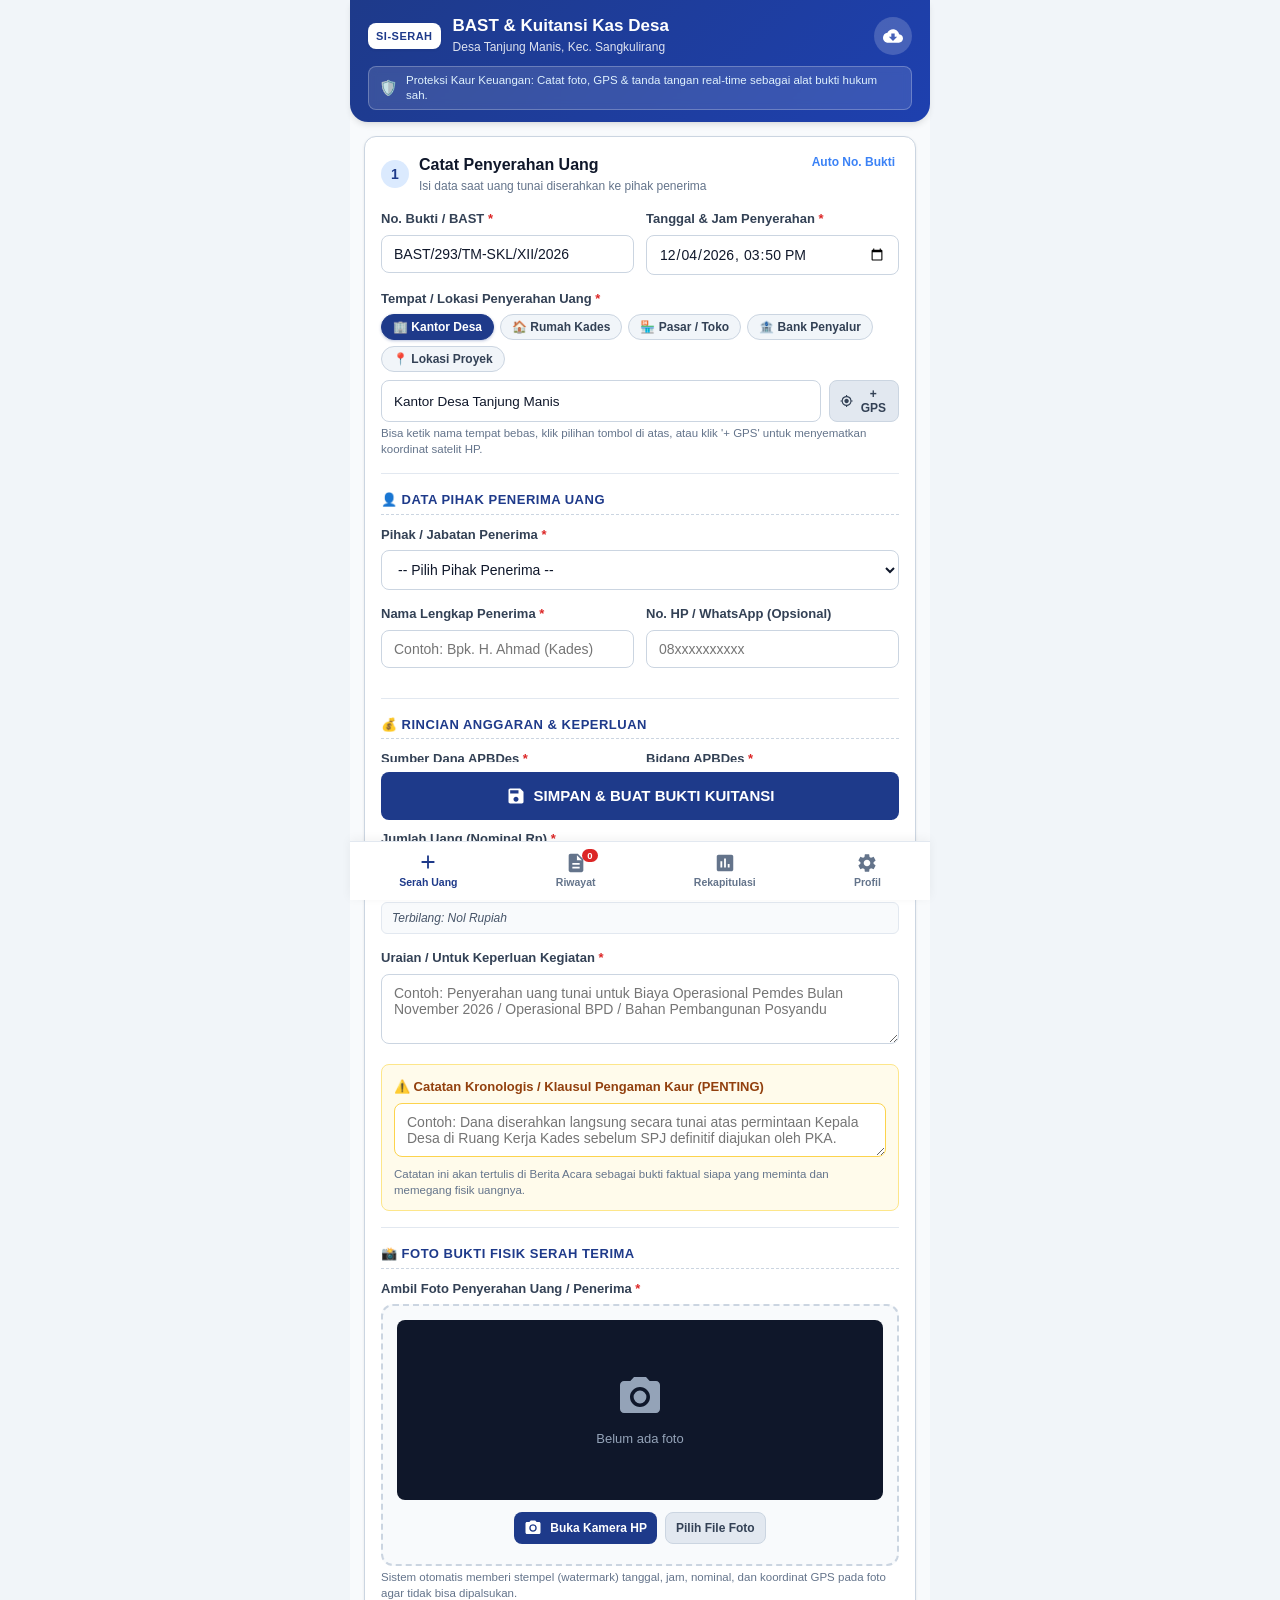
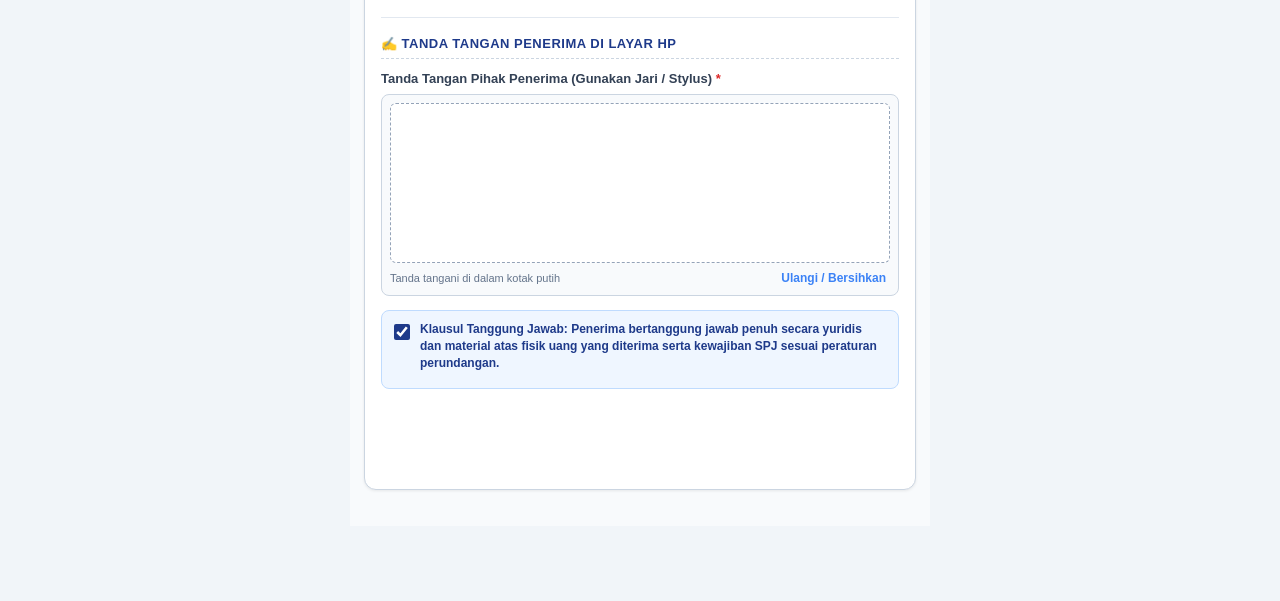
<file: index.html>
<!DOCTYPE html>
<html lang="id">
<head>
  <meta charset="UTF-8">
  <meta name="viewport" content="width=device-width, initial-scale=1.0, maximum-scale=1.0, user-scalable=no">
  <meta name="theme-color" content="#1e3a8a">
  <meta name="apple-mobile-web-app-capable" content="yes">
  <meta name="apple-mobile-web-app-status-bar-style" content="black-translucent">
  <title>SI-SERAH DESA | Kuitansi & BAST Digital Dana Desa</title>
  <link rel="manifest" href="manifest.json">
  <link rel="stylesheet" href="styles.css">
  <link rel="icon" type="image/svg+xml" href="data:image/svg+xml,<svg xmlns='http://www.w3.org/2000/svg' viewBox='0 0 24 24' fill='%231e3a8a'><path d='M12 2C6.48 2 2 6.48 2 12s4.48 10 10 10 10-4.48 10-10S17.52 2 12 2zm1 17.93c-3.95-.49-7-3.85-7-7.93 0-.62.08-1.21.21-1.79L9 15v1c0 1.1.9 2 2 2v1.93zm6.9-2.54c-.26-.81-1-1.39-1.9-1.39h-1v-3c0-.55-.45-1-1-1H8v-2h2c.55 0 1-.45 1-1V7h2c1.1 0 2-.9 2-2v-.41c2.93 1.19 5 4.06 5 7.41 0 2.08-.8 3.97-2.1 5.39z'/></svg>">
</head>
<body>
  <div id="app" class="app-container">
    <!-- Top Header -->
    <header class="app-header no-print">
      <div class="header-content">
        <div class="header-logo-area">
          <div class="header-badge">SI-SERAH</div>
          <div>
            <h1 class="header-title">BAST & Kuitansi Kas Desa</h1>
            <p class="header-subtitle" id="headerSubtitle">Desa Tanjung Manis, Kec. Sangkulirang</p>
          </div>
        </div>
        <div class="header-actions">
          <button id="btnQuickBackup" class="btn-icon" title="Ekspor Cadangan Data">
            <svg viewBox="0 0 24 24" width="20" height="20" fill="currentColor"><path d="M19.35 10.04C18.67 6.59 15.64 4 12 4 9.11 4 6.6 5.64 5.35 8.04 2.34 8.36 0 10.91 0 14c0 3.31 2.69 6 6 6h13c2.76 0 5-2.24 5-5 0-2.64-2.05-4.78-4.65-4.96zM17 13l-5 5-5-5h3V9h4v4h3z"/></svg>
          </button>
        </div>
      </div>
      <!-- Notice Alert for Protection -->
      <div class="protection-banner">
        <span class="protection-icon">🛡️</span>
        <span class="protection-text">Proteksi Kaur Keuangan: Catat foto, GPS & tanda tangan real-time sebagai alat bukti hukum sah.</span>
      </div>
    </header>

    <!-- Main View Container -->
    <main class="main-content">

      <!-- ================= TAB 1: FORM INPUT SERAH TERIMA ================= -->
      <section id="tab-form" class="tab-pane active no-print">
        <div class="card form-card">
          <div class="card-header">
            <div class="card-title-group">
              <span class="badge-number">1</span>
              <div>
                <h2 class="card-title">Catat Penyerahan Uang</h2>
                <p class="card-subtitle">Isi data saat uang tunai diserahkan ke pihak penerima</p>
              </div>
            </div>
            <button type="button" id="btnAutoNo" class="btn-text-sm">Auto No. Bukti</button>
          </div>

          <form id="disbursementForm" autocomplete="off">
            <!-- No. Bukti & Tanggal -->
            <div class="form-grid-2">
              <div class="form-group">
                <label for="noBukti">No. Bukti / BAST <span class="req">*</span></label>
                <input type="text" id="noBukti" name="noBukti" required placeholder="BAST/001/TM/2026">
              </div>
              <div class="form-group">
                <label for="tanggal">Tanggal & Jam Penyerahan <span class="req">*</span></label>
                <input type="datetime-local" id="tanggal" name="tanggal" required>
              </div>
            </div>

            <!-- Lokasi Penyerahan Uang (Bisa Manual & GPS) -->
            <div class="form-group gps-group">
              <label for="lokasiKoordinat">Tempat / Lokasi Penyerahan Uang <span class="req">*</span></label>
              
              <!-- Pilihan Cepat Lokasi -->
              <div class="quick-location-chips" id="quickLocationChips">
                <button type="button" class="btn-chip active-chip" data-loc="Kantor Desa Tanjung Manis">🏢 Kantor Desa</button>
                <button type="button" class="btn-chip" data-loc="Rumah Kepala Desa">🏠 Rumah Kades</button>
                <button type="button" class="btn-chip" data-loc="Pasar / Toko Sangkulirang">🏪 Pasar / Toko</button>
                <button type="button" class="btn-chip" data-loc="Bank Penyalur (Sangkulirang)">🏦 Bank Penyalur</button>
                <button type="button" class="btn-chip" data-loc="Lokasi Lapangan / Proyek">📍 Lokasi Proyek</button>
              </div>

              <div class="gps-control">
                <input type="text" id="lokasiKoordinat" name="lokasiKoordinat" required placeholder="Ketik lokasi bebas (misal: Di Kantor Desa / Rumah Kades / Pasar Sangkulirang)" value="Kantor Desa Tanjung Manis">
                <button type="button" id="btnGetLocation" class="btn-secondary btn-sm" title="Kunci Koordinat Satelit GPS">
                  <svg viewBox="0 0 24 24" width="16" height="16" fill="currentColor"><path d="M12 8c-2.21 0-4 1.79-4 4s1.79 4 4 4 4-1.79 4-4-1.79-4-4-4zm8.94 3A8.994 8.994 0 0 0 13 3.06V1h-2v2.06A8.994 8.994 0 0 0 3.06 11H1v2h2.06A8.994 8.994 0 0 0 11 20.94V23h2v-2.06A8.994 8.994 0 0 0 20.94 13H23v-2h-2.06zM12 19c-3.87 0-7-3.13-7-7s3.13-7 7-7 7 3.13 7 7-3.13 7-7 7z"/></svg>
                  + GPS
                </button>
              </div>
              <small class="help-text" id="gpsStatus">Bisa ketik nama tempat bebas, klik pilihan tombol di atas, atau klik '+ GPS' untuk menyematkan koordinat satelit HP.</small>
            </div>

            <hr class="form-divider">

            <!-- Data Penerima -->
            <div class="section-title">
              <span>👤 Data Pihak Penerima Uang</span>
            </div>

            <div class="form-group">
              <label for="penerimaJabatan">Pihak / Jabatan Penerima <span class="req">*</span></label>
              <select id="penerimaJabatan" name="penerimaJabatan" required>
                <option value="">-- Pilih Pihak Penerima --</option>
                <option value="Kepala Desa">Kepala Desa (Kades)</option>
                <option value="Badan Permusyawaratan Desa (BPD)">Pengurus / Anggota BPD</option>
                <option value="Pelaksana Kegiatan Anggaran (PKA)">Pelaksana Kegiatan Anggaran (PKA / Kasi / Kaur)</option>
                <option value="Tim Pelaksana Kegiatan (TPK)">Tim Pelaksana Kegiatan (TPK Fisik)</option>
                <option value="Lembaga Pemberdayaan Masyarakat (LPM)">LPM / Karang Taruna / PKK</option>
                <option value="Pihak Ketiga / Rekanan / Penyedia">Pihak Ketiga / Rekanan / Toko</option>
                <option value="Penerima Manfaat Langsung">Penerima Manfaat Langsung (BLT-DD / Honor)</option>
                <option value="Lainnya">Lainnya (Tulis Manual)</option>
              </select>
            </div>

            <div class="form-grid-2">
              <div class="form-group">
                <label for="penerimaNama">Nama Lengkap Penerima <span class="req">*</span></label>
                <input type="text" id="penerimaNama" name="penerimaNama" required placeholder="Contoh: Bpk. H. Ahmad (Kades)">
              </div>
              <div class="form-group">
                <label for="penerimaKontak">No. HP / WhatsApp (Opsional)</label>
                <input type="tel" id="penerimaKontak" name="penerimaKontak" placeholder="08xxxxxxxxxx">
              </div>
            </div>

            <hr class="form-divider">

            <!-- Rincian Dana -->
            <div class="section-title">
              <span>💰 Rincian Anggaran & Keperluan</span>
            </div>

            <div class="form-grid-2">
              <div class="form-group">
                <label for="sumberDana">Sumber Dana APBDes <span class="req">*</span></label>
                <select id="sumberDana" name="sumberDana" required>
                  <option value="DDS (Dana Desa)">DDS (Dana Desa / APBN)</option>
                  <option value="ADD (Alokasi Dana Desa)">ADD (Alokasi Dana Desa / APBD)</option>
                  <option value="PBH (Bagi Hasil Pajak & Retribusi)">PBH (Bagi Hasil Pajak & Retribusi)</option>
                  <option value="PADes (Pendapatan Asli Desa)">PADes (Pendapatan Asli Desa)</option>
                  <option value="Bantuan Keuangan Provinsi/Kabupaten">Bantuan Keuangan Provinsi / Kab</option>
                  <option value="SiLPA (Sisa Lebih Perhitungan Anggaran)">SiLPA Tahun Sebelumnya</option>
                  <option value="Pendapatan Lain-lain Sah">Pendapatan Lain-lain Sah</option>
                </select>
              </div>

              <div class="form-group">
                <label for="bidangKegiatan">Bidang APBDes <span class="req">*</span></label>
                <select id="bidangKegiatan" name="bidangKegiatan" required>
                  <option value="Bidang 1: Penyelenggaraan Pemerintahan Desa">Bidang 1: Operasional / Pemdes</option>
                  <option value="Bidang 2: Pelaksanaan Pembangunan Desa">Bidang 2: Pembangunan / Fisik</option>
                  <option value="Bidang 3: Pembinaan Kemasyarakatan Desa">Bidang 3: Pembinaan Kemasyarakatan</option>
                  <option value="Bidang 4: Pemberdayaan Masyarakat Desa">Bidang 4: Pemberdayaan Masyarakat</option>
                  <option value="Bidang 5: Penanggulangan Bencana & Darurat">Bidang 5: Bencana / Darurat / BLT</option>
                </select>
              </div>
            </div>

            <div class="form-group">
              <label for="jumlahUang">Jumlah Uang (Nominal Rp) <span class="req">*</span></label>
              <div class="input-currency">
                <span class="currency-prefix">Rp</span>
                <input type="text" id="jumlahUang" name="jumlahUang" required placeholder="0" class="input-lg">
              </div>
              <div class="terbilang-box" id="terbilangBox">
                <em>Terbilang: Nol Rupiah</em>
              </div>
            </div>

            <div class="form-group">
              <label for="uraianKeperluan">Uraian / Untuk Keperluan Kegiatan <span class="req">*</span></label>
              <textarea id="uraianKeperluan" name="uraianKeperluan" rows="3" required placeholder="Contoh: Penyerahan uang tunai untuk Biaya Operasional Pemdes Bulan November 2026 / Operasional BPD / Bahan Pembangunan Posyandu"></textarea>
            </div>

            <!-- Catatan Khusus Pengaman Kaur Keuangan -->
            <div class="form-group highlight-box">
              <label for="catatanKaur">⚠️ Catatan Kronologis / Klausul Pengaman Kaur (PENTING)</label>
              <textarea id="catatanKaur" name="catatanKaur" rows="2" placeholder="Contoh: Dana diserahkan langsung secara tunai atas permintaan Kepala Desa di Ruang Kerja Kades sebelum SPJ definitif diajukan oleh PKA."></textarea>
              <small class="help-text">Catatan ini akan tertulis di Berita Acara sebagai bukti faktual siapa yang meminta dan memegang fisik uangnya.</small>
            </div>

            <hr class="form-divider">

            <!-- FOTO BUKTI SERAH TERIMA -->
            <div class="section-title">
              <span>📸 Foto Bukti Fisik Serah Terima</span>
            </div>

            <div class="form-group">
              <label>Ambil Foto Penyerahan Uang / Penerima <span class="req">*</span></label>
              <div class="photo-capture-area">
                <div class="photo-preview-wrap" id="photoPreviewWrap">
                  <div class="photo-placeholder" id="photoPlaceholder">
                    <svg viewBox="0 0 24 24" width="48" height="48" fill="currentColor"><path d="M12 12m-3.2 0a3.2 3.2 0 1 0 6.4 0 3.2 3.2 0 1 0 -6.4 0M9 2L7.17 4H4c-1.1 0-2 .9-2 2v12c0 1.1.9 2 2 2h16c1.1 0 2-.9 2-2V6c0-1.1-.9-2-2-2h-3.17L15 2H9zm3 15c-2.76 0-5-2.24-5-5s2.24-5 5-5 5 2.24 5 5-2.24 5-5 5z"/></svg>
                    <p>Belum ada foto</p>
                  </div>
                  <img id="photoPreview" alt="Bukti Serah Terima" class="photo-img hidden">
                </div>

                <div class="photo-btn-row">
                  <label for="cameraInput" class="btn-primary btn-sm btn-camera">
                    <svg viewBox="0 0 24 24" width="18" height="18" fill="currentColor"><path d="M12 12m-3.2 0a3.2 3.2 0 1 0 6.4 0 3.2 3.2 0 1 0 -6.4 0M9 2L7.17 4H4c-1.1 0-2 .9-2 2v12c0 1.1.9 2 2 2h16c1.1 0 2-.9 2-2V6c0-1.1-.9-2-2-2h-3.17L15 2H9zm3 15c-2.76 0-5-2.24-5-5s2.24-5 5-5 5 2.24 5 5-2.24 5-5 5z"/></svg>
                    Buka Kamera HP
                  </label>
                  <input type="file" id="cameraInput" accept="image/*" capture="environment" class="hidden">

                  <label for="galleryInput" class="btn-secondary btn-sm">
                    Pilih File Foto
                  </label>
                  <input type="file" id="galleryInput" accept="image/*" class="hidden">

                  <button type="button" id="btnHapusFoto" class="btn-danger-outline btn-sm hidden">Hapus Foto</button>
                </div>
              </div>
              <small class="help-text">Sistem otomatis memberi stempel (watermark) tanggal, jam, nominal, dan koordinat GPS pada foto agar tidak bisa dipalsukan.</small>
            </div>

            <hr class="form-divider">

            <!-- TANDA TANGAN DIGITAL -->
            <div class="section-title">
              <span>✍️ Tanda Tangan Penerima di Layar HP</span>
            </div>

            <div class="form-group">
              <label>Tanda Tangan Pihak Penerima (Gunakan Jari / Stylus) <span class="req">*</span></label>
              <div class="signature-container">
                <canvas id="signatureCanvas" class="sig-canvas" width="400" height="180"></canvas>
                <div class="sig-toolbar">
                  <span class="sig-hint">Tanda tangani di dalam kotak putih</span>
                  <button type="button" id="btnClearSig" class="btn-text-sm">Ulangi / Bersihkan</button>
                </div>
              </div>
            </div>

            <div class="disclaimer-agreement">
              <label class="checkbox-label">
                <input type="checkbox" id="checkLegalAgreement" required checked>
                <span><strong>Klausul Tanggung Jawab:</strong> Penerima bertanggung jawab penuh secara yuridis dan material atas fisik uang yang diterima serta kewajiban SPJ sesuai peraturan perundangan.</span>
              </label>
            </div>

            <!-- Action Buttons -->
            <div class="form-actions-sticky">
              <button type="submit" id="btnSimpan" class="btn-primary btn-block btn-lg">
                <svg viewBox="0 0 24 24" width="20" height="20" fill="currentColor"><path d="M17 3H5c-1.11 0-2 .9-2 2v14c0 1.1.89 2 2 2h14c1.1 0 2-.9 2-2V7l-4-4zm-5 16c-1.66 0-3-1.34-3-3s1.34-3 3-3 3 1.34 3 3-1.34 3-3 3zm3-10H5V5h10v4z"/></svg>
                SIMPAN & BUAT BUKTI KUITANSI
              </button>
            </div>
          </form>
        </div>
      </section>

      <!-- ================= TAB 2: RIWAYAT & BUKTI CATATAN ================= -->
      <section id="tab-records" class="tab-pane no-print">
        <div class="card records-card">
          <div class="card-header">
            <div>
              <h2 class="card-title">Buku Kas & Riwayat Serah Terima</h2>
              <p class="card-subtitle">Semua catatan transaksi & pegangan aman Kaur Keuangan</p>
            </div>
            <div class="header-tools">
              <button id="btnExportCsv" class="btn-secondary btn-sm" title="Download Excel / CSV">
                <svg viewBox="0 0 24 24" width="16" height="16" fill="currentColor"><path d="M19 9h-4V3H9v6H5l7 7 7-7zM5 18v2h14v-2H5z"/></svg>
                Ekspor Excel
              </button>
            </div>
          </div>

          <!-- Total Ringkasan Box -->
          <div class="summary-cards-row">
            <div class="summary-card">
              <div class="summary-label">Total Transaksi</div>
              <div class="summary-val" id="sumTotalCount">0 Data</div>
            </div>
            <div class="summary-card summary-highlight">
              <div class="summary-label">Total Dana Diserahkan</div>
              <div class="summary-val" id="sumTotalAmount">Rp 0</div>
            </div>
          </div>

          <!-- Filter & Search -->
          <div class="filter-bar">
            <input type="text" id="searchInput" placeholder="Cari nama penerima, no bukti, kegiatan..." class="search-input">
            <select id="filterPihak" class="filter-select">
              <option value="ALL">Semua Pihak Penerima</option>
              <option value="Kepala Desa">Kepala Desa (Kades)</option>
              <option value="Badan Permusyawaratan Desa (BPD)">BPD</option>
              <option value="Pelaksana Kegiatan Anggaran (PKA)">PKA / Kasi / Kaur</option>
              <option value="Tim Pelaksana Kegiatan (TPK)">TPK</option>
              <option value="Lainnya">Pihak Lain</option>
            </select>
          </div>

          <!-- Records List Container -->
          <div id="recordsList" class="records-list">
            <!-- List items injected via JS -->
          </div>
        </div>
      </section>

      <!-- ================= TAB 3: REKAPITULASI PIHAK & AUDIT ================= -->
      <section id="tab-audit" class="tab-pane no-print">
        <div class="card audit-card">
          <div class="card-header">
            <div>
              <h2 class="card-title">Rekapitulasi Penerima Dana</h2>
              <p class="card-subtitle">Pemetaan total uang yang diambil Kades, BPD, dan PKA</p>
            </div>
            <div class="header-tools" style="display: flex; gap: 6px; flex-wrap: wrap;">
              <button type="button" id="btnExportExcelAudit" class="btn-success-sm" title="Download Buku Catatan Kas Format Excel Asli (.xlsx)">
                <svg viewBox="0 0 24 24" width="16" height="16" fill="currentColor"><path d="M19 9h-4V3H9v6H5l7 7 7-7zM5 18v2h14v-2H5z"/></svg>
                Unduh Excel (.xlsx)
              </button>
              <button type="button" id="btnShareExcelAudit" class="btn-primary btn-sm" title="Bagikan File Excel ke WhatsApp / Google Drive">
                <svg viewBox="0 0 24 24" width="16" height="16" fill="currentColor"><path d="M18 16.08c-.76 0-1.44.3-1.96.77L8.91 12.7c.05-.23.09-.46.09-.7s-.04-.47-.09-.7l7.05-4.11c.54.5 1.25.81 2.04.81 1.66 0 3-1.34 3-3s-1.34-3-3-3-3 1.34-3 3c0 .24.04.47.09.7L8.04 9.81C7.5 9.31 6.79 9 6 9c-1.66 0-3 1.34-3 3s1.34 3 3 3c.79 0 1.5-.31 2.04-.81l7.12 4.16c-.05.21-.08.43-.08.65 0 1.61 1.31 2.92 2.92 2.92s2.92-1.31 2.92-2.92c0-1.61-1.31-2.92-2.92-2.92z"/></svg>
                Bagikan ke WA
              </button>
              <button type="button" id="btnPrintRekapPdf" class="btn-secondary btn-sm" title="Cetak atau Simpan Rekapitulasi ke PDF">
                <svg viewBox="0 0 24 24" width="16" height="16" fill="currentColor"><path d="M19 8H5c-1.66 0-3 1.34-3 3v6h4v4h12v-4h4v-6c0-1.66-1.34-3-3-3zm-3 11H8v-5h8v5zm3-7c-.55 0-1-.45-1-1s.45-1 1-1 1 .45 1 1-.45 1-1 1zm-1-9H6v4h12V3z"/></svg>
                Cetak PDF Rekap
              </button>
              <button type="button" id="btnExportCsvAudit" class="btn-secondary btn-sm" title="Download Versi Ringan CSV (.csv)">
                <svg viewBox="0 0 24 24" width="16" height="16" fill="currentColor"><path d="M14 2H6c-1.1 0-1.99.9-1.99 2L4 20c0 1.1.89 2 1.99 2H18c1.1 0 2-.9 2-2V8l-6-6zm2 16H8v-2h8v2zm0-4H8v-2h8v2zm-3-5V3.5L18.5 9H13z"/></svg>
                Unduh CSV
              </button>
            </div>
          </div>

          <div class="alert-info-box">
            <strong>Analisis Pengamanan Kaur:</strong> Pantau akumulasi dana yang diserahkan langsung ke Kepala Desa atau BPD agar Anda memiliki rekap total jika sewaktu-waktu ada pemeriksaan atau klarifikasi.
          </div>

          <div id="rekapByPihakContainer" class="rekap-container">
            <!-- Dynamically populated -->
          </div>

          <div class="section-title mt-4">
            <span>📊 Rekapitulasi Berdasarkan Sumber Dana</span>
          </div>
          <div id="rekapBySumberContainer" class="rekap-container">
            <!-- Dynamically populated -->
          </div>

          <div class="section-title mt-4">
            <span>📋 Pratinjau Tabel Buku Catatan Kas Desa (Tabel Excel)</span>
          </div>
          <p class="card-subtitle mb-2">Tabel di bawah ini sama persis dengan isi file Excel (.xlsx) yang Anda unduh:</p>
          <div id="rekapTableLiveContainer" class="rekap-table-wrapper" style="overflow-x: auto; background: #ffffff; border-radius: 8px; border: 1px solid var(--border-color); padding: 4px;">
            <!-- Populated dynamically with full HTML table -->
          </div>
        </div>
      </section>

      <!-- ================= TAB 4: PENGATURAN & PROFIL DESA ================= -->
      <section id="tab-settings" class="tab-pane no-print">
        <div class="card settings-card">
          <div class="card-header">
            <div>
              <h2 class="card-title">Profil Desa & Data Kaur</h2>
              <p class="card-subtitle">Data ini akan tercantum di Kop Kuitansi & Dokumen Berita Acara</p>
            </div>
          </div>

          <form id="settingsForm">
            <div class="form-group">
              <label for="setNamaDesa">Nama Desa</label>
              <input type="text" id="setNamaDesa" value="Tanjung Manis">
            </div>

            <div class="form-group">
              <label for="setKecamatan">Kecamatan</label>
              <input type="text" id="setKecamatan" value="Sangkulirang">
            </div>

            <div class="form-group">
              <label for="setKabupaten">Kabupaten / Kota</label>
              <input type="text" id="setKabupaten" value="Kutai Timur">
            </div>

            <div class="form-group">
              <label for="setProvinsi">Provinsi</label>
              <input type="text" id="setProvinsi" value="Kalimantan Timur">
            </div>

            <div class="form-group">
              <label for="setAlamatDesa">Alamat Lengkap Kantor Desa</label>
              <input type="text" id="setAlamatDesa" value="Jl. Poros RT. 003 Dusun I Desa Tanjung Manis Kecamatan Sangkulirang Kode Pos 75684">
            </div>

            <hr class="form-divider">

            <div class="form-group">
              <label for="setNamaKaur">Nama Kaur Keuangan (Pemberi Uang / Anda)</label>
              <input type="text" id="setNamaKaur" placeholder="Nama Anda" value="">
            </div>

            <div class="form-group">
              <label for="setKadesNamaDefault">Nama Kepala Desa Saat Ini</label>
              <input type="text" id="setKadesNamaDefault" placeholder="Nama Kepala Desa Tanjung Manis" value="">
            </div>

            <div class="form-group">
              <button type="submit" class="btn-primary btn-block">Simpan Profil Desa</button>
            </div>
          </form>

          <hr class="form-divider">

          <div class="backup-actions">
            <h3>Pusat Cadangan & Pemulihan (Backup)</h3>
            <p class="text-muted">Semua foto dan data tersimpan aman di HP Anda secara offline. Lakukan backup berkala ke Google Drive / WhatsApp Anda.</p>
            <div class="btn-group-stacked">
              <button type="button" id="btnDownloadBackupJson" class="btn-secondary btn-block">
                💾 Download File Backup Lengkap (.json)
              </button>
              <label for="restoreFileInput" class="btn-outline btn-block text-center cursor-pointer">
                📂 Pulihkan Data dari File Cadangan
              </label>
              <input type="file" id="restoreFileInput" accept=".json" class="hidden">
              <button type="button" id="btnResetAllData" class="btn-danger-outline btn-block btn-sm">
                ⚠️ Kosongkan Semua Data di HP
              </button>
            </div>
          </div>
        </div>
      </section>

      <!-- ================= MODAL / VIEW KUITANSI & BAST SIAP CETAK ================= -->
      <div id="kuitansiModal" class="modal-overlay hidden">
        <div class="modal-dialog">
          <div class="modal-header no-print">
            <h3 class="modal-title">Dokumen Berita Acara & Kuitansi</h3>
            <div class="modal-header-actions">
              <button type="button" id="btnShareWa" class="btn-success-sm" title="Kirim Teks ke WhatsApp">
                <svg viewBox="0 0 24 24" width="16" height="16" fill="currentColor"><path d="M16.75 13.96c.25.13.41.2.46.3.06.11.04.61-.21 1.18-.2.56-1.24 1.1-1.7 1.12-.46.02-.47.36-2.96-.73-2.49-1.09-3.99-3.75-4.11-3.92-.12-.17-.99-1.38-.99-2.63 0-1.25.62-1.87.85-2.12.23-.25.5-.31.67-.31.17 0 .33 0 .48.01.15.01.35-.06.55.43.2.49.69 1.76.75 1.89.06.13.1.28.02.45-.09.17-.13.27-.27.42-.14.15-.29.33-.42.45-.14.13-.29.27-.12.56.17.29.74 1.25 1.59 2.02 1.09.98 2.01 1.28 2.3 1.42.29.14.46.12.63-.08.17-.2.74-.87.94-1.17.2-.3.4-.25.67-.15zM12 2C6.48 2 2 6.48 2 12c0 1.82.49 3.53 1.34 5L2 22l5.14-1.32c1.43.78 3.06 1.23 4.86 1.23 5.52 0 10-4.48 10-10S17.52 2 12 2z"/></svg>
                WA
              </button>
              <button type="button" id="btnDownloadImage" class="btn-secondary-sm" title="Simpan Gambar Kuitansi ke Galeri / Download">
                <svg viewBox="0 0 24 24" width="16" height="16" fill="currentColor"><path d="M19 12v7H5v-7H3v7c0 1.1.9 2 2 2h14c1.1 0 2-.9 2-2v-7h-2zm-6 .67l2.59-2.58L17 11.5l-5 5-5-5 1.41-1.41L11 12.67V3h2v9.67z"/></svg>
                Galeri
              </button>
              <button type="button" id="btnPrintKuitansi" class="btn-primary-sm" title="Simpan sebagai PDF / Cetak">
                <svg viewBox="0 0 24 24" width="16" height="16" fill="currentColor"><path d="M19 8H5c-1.66 0-3 1.34-3 3v6h4v4h12v-4h4v-6c0-1.66-1.34-3-3-3zm-3 11H8v-5h8v5zm3-7c-.55 0-1-.45-1-1s.45-1 1-1 1 .45 1 1-.45 1-1 1zm-1-9H6v4h12V3z"/></svg>
                Simpan PDF
              </button>
              <button type="button" id="btnCloseModal" class="btn-close">&times;</button>
            </div>
          </div>

          <!-- The Official Printed Document Paper -->
          <div class="modal-body">
            <div id="printableDocument" class="printable-paper">
              <!-- Official Kop Surat Desa -->
              <div class="doc-kop">
                <div class="kop-header-flex">
                  <img src="logo-kutim.png" class="kop-logo-img" alt="Logo Kutai Timur">
                  <div class="doc-kop-text">
                    <h3 class="kop-kab">PEMERINTAH KABUPATEN KUTAI TIMUR</h3>
                    <h3 class="kop-kec">KECAMATAN SANGKULIRANG</h3>
                    <h2 class="kop-desa" id="docDesaTitle">PEMERINTAH DESA TANJUNG MANIS</h2>
                    <p class="kop-alamat" id="docDesaAlamat">Jl. Poros RT. 003 Dusun I Desa Tanjung Manis Kecamatan Sangkulirang Kode Pos 75684</p>
                  </div>
                </div>
                <div class="doc-kop-line"></div>
              </div>

              <!-- Judul Dokumen -->
              <div class="doc-title-block">
                <h4 class="doc-title">BERITA ACARA & KUITANSI SERAH TERIMA KAS DESA</h4>
                <div class="doc-no" id="docNoBukti">Nomor: BAST/001/TM/2026</div>
              </div>

              <!-- Narasi Pembuka -->
              <p class="doc-narasi">
                Pada hari ini, <strong id="docHariTanggal">Jumat, 06 November 2026</strong>, bertempat di <span id="docTempat">Kantor Desa Tanjung Manis</span>, telah dilakukan penyerahan fisik uang kas APBDes oleh Kaur Keuangan Desa Tanjung Manis kepada Pihak Penerima dengan rincian sebagai berikut:
              </p>

              <!-- Tabel Rincian -->
              <table class="doc-table">
                <tr>
                  <td class="col-lbl">1. Pihak Yang Menerima</td>
                  <td class="col-sep">:</td>
                  <td><strong id="docPenerimaNama">-</strong></td>
                </tr>
                <tr>
                  <td class="col-lbl">2. Jabatan / Kedudukan</td>
                  <td class="col-sep">:</td>
                  <td><span id="docPenerimaJabatan">-</span></td>
                </tr>
                <tr>
                  <td class="col-lbl">3. Sumber Dana APBDes</td>
                  <td class="col-sep">:</td>
                  <td><strong id="docSumberDana">-</strong></td>
                </tr>
                <tr>
                  <td class="col-lbl">4. Bidang / Sub Bidang</td>
                  <td class="col-sep">:</td>
                  <td><span id="docBidangKegiatan">-</span></td>
                </tr>
                <tr>
                  <td class="col-lbl">5. Uraian Keperluan</td>
                  <td class="col-sep">:</td>
                  <td><span id="docUraian">-</span></td>
                </tr>
                <tr class="row-highlight">
                  <td class="col-lbl">6. JUMLAH NOMINAL</td>
                  <td class="col-sep">:</td>
                  <td><span class="doc-nominal-big" id="docNominal">Rp 0</span></td>
                </tr>
                <tr>
                  <td class="col-lbl">7. Terbilang</td>
                  <td class="col-sep">:</td>
                  <td><em id="docTerbilang" class="doc-terbilang-text">Nol Rupiah</em></td>
                </tr>
                <tr id="rowCatatanKaur">
                  <td class="col-lbl">8. Catatan Fakta Serah Terima</td>
                  <td class="col-sep">:</td>
                  <td><span id="docCatatanFakta" class="doc-fakta">-</span></td>
                </tr>
                <tr>
                  <td class="col-lbl">9. Titik Koordinat GPS</td>
                  <td class="col-sep">:</td>
                  <td><span id="docGpsCoord" class="coord-tag">-</span></td>
                </tr>
                <tr>
                  <td class="col-lbl">10. Segel Digital Forensik</td>
                  <td class="col-sep">:</td>
                  <td><span id="docDigitalHash" class="hash-tag">SHA-256: Verifying...</span></td>
                </tr>
              </table>

              <!-- Grid Berdampingan: Foto Eviden & Klausul Mutlak (Agar Muat 1 Lembar A4 Rapi) -->
              <div class="doc-bottom-grid">
                <!-- Kolom Kiri: Foto Eviden Fisik -->
                <div class="doc-eviden-block">
                  <div class="eviden-header">DOKUMENTASI PENYERAHAN REAL-TIME:</div>
                  <div class="eviden-photo-container">
                    <img id="docFotoEviden" class="doc-foto-img" alt="Foto Bukti Penyerahan">
                  </div>
                </div>

                <!-- Kolom Kanan: Pernyataan Tanggung Jawab Mutlak -->
                <div class="doc-klausul-block">
                  <div class="doc-klausul">
                    <strong>PERNYATAAN TANGGUNG JAWAB MUTLAK:</strong>
                    <p>
                      Dengan ditandatanganinya Berita Acara ini, Pihak Penerima menyatakan telah menerima fisik uang tunai dalam jumlah penuh sebagaimana tercantum di atas, dan <u>bertanggung jawab mutlak</u> baik secara yuridis, administratif, maupun keuangan atas penggunaan dana tersebut serta wajib menyelesaikan kelengkapan bukti SPJ sesuai peraturan perundang-undangan.
                    </p>
                  </div>
                </div>
              </div>

              <!-- Tanda Tangan Para Pihak -->
              <div class="doc-signatures">
                <div class="sig-box">
                  <p class="sig-role">Pihak Yang Menyerahkan,<br><strong>Kaur Keuangan Desa Tanjung Manis</strong></p>
                  <div class="sig-space">
                    <span class="sig-stamp-text">TELAH DISERAHKAN TUNAI</span>
                  </div>
                  <p class="sig-name" id="docSignKaurNama">( ........................................ )</p>
                </div>

                <div class="sig-box">
                  <p class="sig-role">Pihak Yang Menerima,<br><span id="docSignPenerimaJabatan">Penerima Uang</span></p>
                  <div class="sig-space-recipient">
                    <img id="docSignRecipientImg" class="sig-recipient-img hidden" alt="Tanda Tangan Penerima">
                    <div id="docSignPlaceholder" class="sig-placeholder-line"></div>
                  </div>
                  <p class="sig-name" id="docSignPenerimaNama">( ........................................ )</p>
                </div>
              </div>

              <!-- Footer Dokumen -->
              <div class="doc-footer">
                <span>Dokumen Sah Administrasi Keuangan Desa | Geotag & Digital Signature Verified</span>
                <span id="docGeneratedTime">Dicetak: -</span>
              </div>
            </div>
          </div>
        </div>
      </div>

    </main>

    <!-- Bottom Navigation Bar (Mobile Friendly) -->
    <nav class="bottom-nav no-print">
      <button class="nav-item active" data-tab="tab-form">
        <svg viewBox="0 0 24 24" width="22" height="22" fill="currentColor"><path d="M19 13h-6v6h-2v-6H5v-2h6V5h2v6h6v2z"/></svg>
        <span>Serah Uang</span>
      </button>

      <button class="nav-item" data-tab="tab-records">
        <svg viewBox="0 0 24 24" width="22" height="22" fill="currentColor"><path d="M14 2H6c-1.1 0-1.99.9-1.99 2L4 20c0 1.1.89 2 1.99 2H18c1.1 0 2-.9 2-2V8l-6-6zm2 16H8v-2h8v2zm0-4H8v-2h8v2zm-3-5V3.5L18.5 9H13z"/></svg>
        <span>Riwayat</span>
        <span class="badge-count" id="badgeCount">0</span>
      </button>

      <button class="nav-item" data-tab="tab-audit">
        <svg viewBox="0 0 24 24" width="22" height="22" fill="currentColor"><path d="M19 3H5c-1.1 0-2 .9-2 2v14c0 1.1.9 2 2 2h14c1.1 0 2-.9 2-2V5c0-1.1-.9-2-2-2zM9 17H7v-7h2v7zm4 0h-2V7h2v10zm4 0h-2v-4h2v4z"/></svg>
        <span>Rekapitulasi</span>
      </button>

      <button class="nav-item" data-tab="tab-settings">
        <svg viewBox="0 0 24 24" width="22" height="22" fill="currentColor"><path d="M19.14 12.94c.04-.3.06-.61.06-.94 0-.32-.02-.64-.07-.94l2.03-1.58c.18-.14.23-.41.12-.61l-1.92-3.32c-.12-.22-.37-.29-.59-.22l-2.39.96c-.5-.38-1.03-.7-1.62-.94l-.36-2.54c-.04-.24-.24-.41-.48-.41h-3.84c-.24 0-.43.17-.47.41l-.36 2.54c-.59.24-1.13.57-1.62.94l-2.39-.96c-.22-.08-.47 0-.59.22L2.74 8.87c-.12.21-.08.47.12.61l2.03 1.58c-.05.3-.09.63-.09.94s.02.64.07.94l-2.03 1.58c-.18.14-.23.41-.12.61l1.92 3.32c.12.22.37.29.59.22l2.39-.96c.5.38 1.03.7 1.62.94l.36 2.54c.05.24.24.41.48.41h3.84c.24 0 .44-.17.47-.41l.36-2.54c.59-.24 1.13-.56 1.62-.94l2.39.96c.22.08.47 0 .59-.22l1.92-3.32c.12-.22.07-.47-.12-.61l-2.01-1.58zM12 15.6c-1.98 0-3.6-1.62-3.6-3.6s1.62-3.6 3.6-3.6 3.6 1.62 3.6 3.6-1.62 3.6-3.6 3.6z"/></svg>
        <span>Profil</span>
      </button>
    </nav>

    <!-- Toast Notification -->
    <div id="toast" class="toast hidden"></div>
  </div>

  <script src="xlsx.full.min.js"></script>
  <script src="app.js"></script>
</body>
</html>
</file>
<file: styles.css>
/* ========================================================
   SI-SERAH DESA: CSS STYLESHEET
   Mobile-First, Offline-Ready, Professional Village Gov Design
   ======================================================== */

:root {
  --primary: #1e3a8a;          /* Navy Blue */
  --primary-dark: #172554;
  --primary-light: #3b82f6;
  --accent: #059669;           /* Emerald Green */
  --accent-light: #10b981;
  --warning: #d97706;          /* Amber */
  --danger: #dc2626;           /* Crimson */
  --bg-main: #f1f5f9;          /* Slate 100 */
  --card-bg: #ffffff;
  --text-main: #0f172a;        /* Slate 900 */
  --text-muted: #64748b;       /* Slate 500 */
  --border-color: #cbd5e1;     /* Slate 300 */
  --radius-sm: 8px;
  --radius-md: 12px;
  --radius-lg: 18px;
  --shadow-sm: 0 1px 3px rgba(0,0,0,0.08);
  --shadow-md: 0 4px 6px -1px rgba(0,0,0,0.1), 0 2px 4px -2px rgba(0,0,0,0.06);
  --shadow-lg: 0 10px 15px -3px rgba(0,0,0,0.1), 0 4px 6px -4px rgba(0,0,0,0.1);
  --font-family: -apple-system, BlinkMacSystemFont, "Segoe UI", Roboto, Helvetica, Arial, sans-serif;
}

* {
  box-sizing: border-box;
  margin: 0;
  padding: 0;
  -webkit-tap-highlight-color: transparent;
}

body {
  font-family: var(--font-family);
  background-color: var(--bg-main);
  color: var(--text-main);
  line-height: 1.5;
  font-size: 15px;
  overflow-x: hidden;
  padding-bottom: 75px; /* Space for bottom nav */
}

/* App Container */
.app-container {
  max-width: 580px; /* Mobile optimal width */
  margin: 0 auto;
  min-height: 100vh;
  position: relative;
  background-color: #f8fafc;
}

/* Header */
.app-header {
  background: linear-gradient(135deg, var(--primary) 0%, #1e40af 100%);
  color: #ffffff;
  padding: 16px 18px 12px;
  border-bottom-left-radius: var(--radius-lg);
  border-bottom-right-radius: var(--radius-lg);
  box-shadow: var(--shadow-md);
  position: sticky;
  top: 0;
  z-index: 40;
}

.header-content {
  display: flex;
  align-items: center;
  justify-content: space-between;
}

.header-logo-area {
  display: flex;
  align-items: center;
  gap: 12px;
}

.header-badge {
  background-color: #ffffff;
  color: var(--primary);
  font-weight: 800;
  font-size: 11px;
  letter-spacing: 0.5px;
  padding: 5px 8px;
  border-radius: 8px;
  box-shadow: var(--shadow-sm);
}

.header-title {
  font-size: 17px;
  font-weight: 700;
  line-height: 1.2;
}

.header-subtitle {
  font-size: 12px;
  opacity: 0.85;
  margin-top: 2px;
}

.btn-icon {
  background: rgba(255,255,255,0.18);
  border: none;
  color: #fff;
  width: 38px;
  height: 38px;
  border-radius: 50%;
  display: flex;
  align-items: center;
  justify-content: center;
  cursor: pointer;
  transition: background 0.2s;
}

.btn-icon:hover {
  background: rgba(255,255,255,0.28);
}

/* Protection Alert Banner */
.protection-banner {
  margin-top: 10px;
  background: rgba(255, 255, 255, 0.12);
  border: 1px solid rgba(255, 255, 255, 0.25);
  border-radius: var(--radius-sm);
  padding: 6px 10px;
  display: flex;
  align-items: center;
  gap: 8px;
  font-size: 11.5px;
  backdrop-filter: blur(4px);
}

.protection-icon {
  font-size: 15px;
  flex-shrink: 0;
}

.protection-text {
  line-height: 1.3;
  color: #e0f2fe;
}

/* Main Content */
.main-content {
  padding: 14px 14px 20px;
}

.tab-pane {
  display: none;
}

.tab-pane.active {
  display: block;
  animation: fadeIn 0.2s ease-in-out;
}

@keyframes fadeIn {
  from { opacity: 0; transform: translateY(4px); }
  to { opacity: 1; transform: translateY(0); }
}

/* Card Container */
.card {
  background: var(--card-bg);
  border-radius: var(--radius-md);
  box-shadow: var(--shadow-sm);
  border: 1px solid var(--border-color);
  padding: 16px;
  margin-bottom: 16px;
}

.card-header {
  display: flex;
  justify-content: space-between;
  align-items: flex-start;
  margin-bottom: 14px;
}

.card-title-group {
  display: flex;
  align-items: center;
  gap: 10px;
}

.badge-number {
  background-color: #dbeafe;
  color: var(--primary);
  width: 28px;
  height: 28px;
  border-radius: 50%;
  display: flex;
  align-items: center;
  justify-content: center;
  font-weight: 700;
  font-size: 14px;
  flex-shrink: 0;
}

.card-title {
  font-size: 16px;
  font-weight: 700;
  color: var(--text-main);
}

.card-subtitle {
  font-size: 12px;
  color: var(--text-muted);
}

.section-title {
  font-size: 13px;
  font-weight: 700;
  color: var(--primary);
  text-transform: uppercase;
  letter-spacing: 0.5px;
  margin: 14px 0 10px;
  padding-bottom: 4px;
  border-bottom: 1px dashed var(--border-color);
}

/* Forms */
.form-grid-2 {
  display: grid;
  grid-template-columns: 1fr 1fr;
  gap: 12px;
}

.form-group {
  margin-bottom: 14px;
}

label {
  display: block;
  font-size: 13px;
  font-weight: 600;
  margin-bottom: 6px;
  color: #334155;
}

.req {
  color: var(--danger);
  font-weight: bold;
}

input[type="text"],
input[type="tel"],
input[type="datetime-local"],
select,
textarea {
  width: 100%;
  padding: 10px 12px;
  font-size: 14px;
  border: 1.5px solid var(--border-color);
  border-radius: var(--radius-sm);
  background-color: #ffffff;
  color: var(--text-main);
  outline: none;
  transition: all 0.2s;
  font-family: inherit;
}

input:focus,
select:focus,
textarea:focus {
  border-color: var(--primary-light);
  box-shadow: 0 0 0 3px rgba(59, 130, 246, 0.15);
}

.input-currency {
  position: relative;
  display: flex;
  align-items: center;
}

.currency-prefix {
  position: absolute;
  left: 12px;
  font-weight: 700;
  color: var(--primary);
  font-size: 16px;
  pointer-events: none;
}

.input-lg {
  padding-left: 42px !important;
  font-size: 18px !important;
  font-weight: 700 !important;
  color: #0f172a !important;
}

.terbilang-box {
  background: #f8fafc;
  border: 1px solid #e2e8f0;
  border-radius: 6px;
  padding: 6px 10px;
  margin-top: 5px;
  font-size: 12px;
  color: #475569;
}

.help-text {
  font-size: 11.5px;
  color: var(--text-muted);
  display: block;
  margin-top: 4px;
  line-height: 1.35;
}

.form-divider {
  border: none;
  border-top: 1px solid #e2e8f0;
  margin: 16px 0;
}

/* Quick Location Chips */
.quick-location-chips {
  display: flex;
  flex-wrap: wrap;
  gap: 6px;
  margin-bottom: 8px;
}

.btn-chip {
  background: #f1f5f9;
  border: 1px solid #cbd5e1;
  border-radius: 16px;
  padding: 5px 11px;
  font-size: 12px;
  font-weight: 600;
  color: #334155;
  cursor: pointer;
  transition: all 0.15s;
  display: inline-flex;
  align-items: center;
}

.btn-chip:hover, .btn-chip:active {
  background: #dbeafe;
  border-color: #3b82f6;
  color: #1e3a8a;
  transform: translateY(-1px);
}

.btn-chip.active-chip {
  background: #1e3a8a;
  border-color: #1e3a8a;
  color: #ffffff;
  box-shadow: 0 1px 3px rgba(30, 58, 138, 0.3);
}

/* GPS Control */
.gps-control {
  display: flex;
  gap: 8px;
}

.gps-control input {
  background-color: #ffffff;
  font-size: 13.5px;
}

/* Highlight Box */
.highlight-box {
  background-color: #fffbeb;
  border: 1.5px solid #fde68a;
  border-radius: var(--radius-sm);
  padding: 12px;
}

.highlight-box label {
  color: #92400e;
}

.highlight-box textarea {
  border-color: #fcd34d;
  background: #ffffff;
}

/* Photo Area */
.photo-capture-area {
  background: #f8fafc;
  border: 2px dashed #cbd5e1;
  border-radius: var(--radius-md);
  padding: 14px;
  text-align: center;
}

.photo-preview-wrap {
  width: 100%;
  min-height: 180px;
  max-height: 280px;
  border-radius: var(--radius-sm);
  overflow: hidden;
  background-color: #0f172a;
  display: flex;
  align-items: center;
  justify-content: center;
  position: relative;
  margin-bottom: 12px;
}

.photo-placeholder {
  color: #94a3b8;
  display: flex;
  flex-direction: column;
  align-items: center;
  gap: 8px;
  font-size: 13px;
}

.photo-img {
  width: 100%;
  height: 100%;
  object-fit: cover;
  max-height: 280px;
  display: block;
}

.photo-btn-row {
  display: flex;
  flex-wrap: wrap;
  gap: 8px;
  justify-content: center;
}

/* Signature Pad */
.signature-container {
  background-color: #f8fafc;
  border: 1.5px solid #cbd5e1;
  border-radius: var(--radius-sm);
  padding: 8px;
}

.sig-canvas {
  width: 100%;
  height: 160px;
  background: #ffffff;
  border: 1px dashed #94a3b8;
  border-radius: 6px;
  display: block;
  touch-action: none;
  cursor: crosshair;
}

.sig-toolbar {
  display: flex;
  justify-content: space-between;
  align-items: center;
  margin-top: 6px;
}

.sig-hint {
  font-size: 11px;
  color: var(--text-muted);
}

/* Disclaimer & Checkbox */
.disclaimer-agreement {
  background-color: #eff6ff;
  border: 1px solid #bfdbfe;
  border-radius: var(--radius-sm);
  padding: 10px 12px;
  margin-bottom: 16px;
}

.checkbox-label {
  display: flex;
  align-items: flex-start;
  gap: 10px;
  font-size: 12px;
  color: #1e3a8a;
  line-height: 1.4;
  cursor: pointer;
}

.checkbox-label input {
  margin-top: 3px;
  width: 16px;
  height: 16px;
  accent-color: var(--primary);
  flex-shrink: 0;
}

/* Sticky Submit Bar */
.form-actions-sticky {
  position: sticky;
  bottom: 70px;
  background: rgba(255, 255, 255, 0.95);
  backdrop-filter: blur(8px);
  padding: 10px 0;
  z-index: 20;
}

/* Buttons */
.btn-primary {
  background-color: var(--primary);
  color: #ffffff;
  border: none;
  border-radius: var(--radius-sm);
  padding: 10px 16px;
  font-size: 14px;
  font-weight: 600;
  cursor: pointer;
  display: inline-flex;
  align-items: center;
  justify-content: center;
  gap: 8px;
  transition: all 0.2s;
}

.btn-primary:active {
  transform: scale(0.98);
}

.btn-secondary {
  background-color: #e2e8f0;
  color: #334155;
  border: 1px solid #cbd5e1;
  border-radius: var(--radius-sm);
  padding: 8px 12px;
  font-size: 13px;
  font-weight: 600;
  cursor: pointer;
  display: inline-flex;
  align-items: center;
  gap: 6px;
}

.btn-sm {
  padding: 6px 10px;
  font-size: 12px;
}

.btn-lg {
  padding: 14px 20px;
  font-size: 15px;
  font-weight: 700;
}

.btn-block {
  width: 100%;
}

.btn-text-sm {
  background: none;
  border: none;
  color: var(--primary-light);
  font-size: 12px;
  font-weight: 600;
  cursor: pointer;
  padding: 2px 4px;
}

.btn-danger-outline {
  background: transparent;
  border: 1px solid var(--danger);
  color: var(--danger);
  border-radius: var(--radius-sm);
  padding: 6px 12px;
  font-size: 12px;
  cursor: pointer;
}

.btn-outline {
  display: inline-block;
  background: #ffffff;
  border: 1.5px solid var(--border-color);
  color: var(--text-main);
  border-radius: var(--radius-sm);
  padding: 10px 14px;
  font-size: 13px;
  font-weight: 600;
}

.btn-success-sm {
  background-color: #25D366;
  color: #ffffff;
  border: none;
  border-radius: var(--radius-sm);
  padding: 6px 10px;
  font-size: 12px;
  font-weight: 600;
  cursor: pointer;
  display: inline-flex;
  align-items: center;
  gap: 4px;
}

.btn-primary-sm {
  background-color: var(--primary);
  color: #ffffff;
  border: none;
  border-radius: var(--radius-sm);
  padding: 6px 10px;
  font-size: 12px;
  font-weight: 600;
  cursor: pointer;
  display: inline-flex;
  align-items: center;
  gap: 4px;
}

.btn-secondary-sm {
  background-color: #f1f5f9;
  color: #334155;
  border: 1px solid #cbd5e1;
  border-radius: var(--radius-sm);
  padding: 6px 10px;
  font-size: 12px;
  font-weight: 600;
  cursor: pointer;
  display: inline-flex;
  align-items: center;
  gap: 4px;
  transition: all 0.15s;
}

.btn-secondary-sm:hover, .btn-secondary-sm:active {
  background-color: #e2e8f0;
  color: #0f172a;
}

.btn-close {
  background: #f1f5f9;
  border: none;
  width: 32px;
  height: 32px;
  border-radius: 50%;
  font-size: 20px;
  line-height: 1;
  color: #475569;
  cursor: pointer;
}

/* Tab 2: Records & Summary Cards */
.summary-cards-row {
  display: grid;
  grid-template-columns: 1fr 1.6fr;
  gap: 10px;
  margin-bottom: 14px;
}

.summary-card {
  background: #f8fafc;
  border: 1px solid #e2e8f0;
  border-radius: var(--radius-sm);
  padding: 10px 12px;
}

.summary-highlight {
  background: #eff6ff;
  border-color: #bfdbfe;
}

.summary-label {
  font-size: 11px;
  color: var(--text-muted);
  text-transform: uppercase;
  font-weight: 600;
}

.summary-val {
  font-size: 17px;
  font-weight: 800;
  color: var(--primary);
  margin-top: 2px;
}

.filter-bar {
  display: flex;
  flex-direction: column;
  gap: 8px;
  margin-bottom: 14px;
}

.search-input {
  padding: 8px 12px;
  font-size: 13px;
}

.filter-select {
  padding: 8px 10px;
  font-size: 13px;
}

/* Record Item Card */
.records-list {
  display: flex;
  flex-direction: column;
  gap: 10px;
}

.record-item {
  background: #ffffff;
  border: 1px solid #e2e8f0;
  border-radius: var(--radius-sm);
  padding: 12px;
  box-shadow: 0 1px 2px rgba(0,0,0,0.04);
  transition: all 0.15s;
  cursor: pointer;
}

.record-item:hover {
  border-color: var(--primary-light);
  transform: translateY(-1px);
}

.record-top {
  display: flex;
  justify-content: space-between;
  align-items: flex-start;
  margin-bottom: 6px;
}

.record-bukti {
  font-size: 12px;
  font-weight: 700;
  color: var(--primary);
  font-family: monospace;
}

.record-date {
  font-size: 11px;
  color: var(--text-muted);
}

.record-recipient {
  font-size: 14px;
  font-weight: 700;
  color: #1e293b;
  margin-bottom: 2px;
}

.record-role-tag {
  display: inline-block;
  font-size: 10.5px;
  padding: 2px 7px;
  border-radius: 4px;
  font-weight: 600;
  margin-bottom: 6px;
}

.tag-kades { background: #fee2e2; color: #991b1b; }
.tag-bpd { background: #fef3c7; color: #92400e; }
.tag-pka { background: #e0e7ff; color: #3730a3; }
.tag-tpk { background: #dcfce7; color: #166534; }
.tag-other { background: #f1f5f9; color: #475569; }

.record-keperluan {
  font-size: 12px;
  color: #475569;
  line-height: 1.35;
  margin-bottom: 8px;
  display: -webkit-box;
  -webkit-line-clamp: 2;
  -webkit-box-orient: vertical;
  overflow: hidden;
}

.record-bottom {
  display: flex;
  justify-content: space-between;
  align-items: center;
  border-top: 1px dashed #e2e8f0;
  padding-top: 6px;
}

.record-nominal {
  font-size: 15px;
  font-weight: 800;
  color: var(--accent);
}

.record-actions {
  display: flex;
  gap: 6px;
}

.empty-state {
  text-align: center;
  padding: 40px 20px;
  color: var(--text-muted);
}

.empty-icon {
  font-size: 36px;
  margin-bottom: 10px;
}

/* Tab 3: Rekap Audit */
.alert-info-box {
  background: #f0fdf4;
  border: 1px solid #bbf7d0;
  color: #166534;
  padding: 10px 12px;
  border-radius: var(--radius-sm);
  font-size: 12px;
  line-height: 1.4;
  margin-bottom: 14px;
}

.rekap-item {
  display: flex;
  justify-content: space-between;
  align-items: center;
  background: #f8fafc;
  border: 1px solid #e2e8f0;
  border-radius: var(--radius-sm);
  padding: 10px 14px;
  margin-bottom: 8px;
}

.rekap-title {
  font-size: 13.5px;
  font-weight: 700;
  color: #1e293b;
}

.rekap-count {
  font-size: 11px;
  color: var(--text-muted);
}

.rekap-total {
  font-size: 15px;
  font-weight: 800;
  color: var(--primary);
  text-align: right;
}

/* Tab 4: Settings */
.btn-group-stacked {
  display: flex;
  flex-direction: column;
  gap: 10px;
  margin-top: 12px;
}

.cursor-pointer {
  cursor: pointer;
}

/* Bottom Navigation */
.bottom-nav {
  position: fixed;
  bottom: 0;
  left: 0;
  right: 0;
  max-width: 580px;
  margin: 0 auto;
  background: #ffffff;
  border-top: 1px solid #e2e8f0;
  display: flex;
  justify-content: space-around;
  padding: 6px 0 8px;
  box-shadow: 0 -2px 10px rgba(0,0,0,0.05);
  z-index: 50;
}

.nav-item {
  background: none;
  border: none;
  display: flex;
  flex-direction: column;
  align-items: center;
  gap: 2px;
  color: #64748b;
  font-size: 10.5px;
  font-weight: 600;
  padding: 4px 10px;
  cursor: pointer;
  position: relative;
  transition: all 0.15s;
}

.nav-item.active {
  color: var(--primary);
}

.nav-item.active svg {
  fill: var(--primary);
  transform: translateY(-1px);
}

.badge-count {
  position: absolute;
  top: 1px;
  right: 8px;
  background-color: var(--danger);
  color: #fff;
  font-size: 9.5px;
  font-weight: 800;
  padding: 1px 5px;
  border-radius: 10px;
}

/* Modal Kuitansi */
.modal-overlay {
  position: fixed;
  top: 0;
  left: 0;
  right: 0;
  bottom: 0;
  background: rgba(15, 23, 42, 0.7);
  backdrop-filter: blur(4px);
  z-index: 100;
  display: flex;
  align-items: center;
  justify-content: center;
  padding: 10px;
}

.modal-dialog {
  background: #f1f5f9;
  width: 100%;
  max-width: 650px;
  max-height: 94vh;
  border-radius: var(--radius-md);
  display: flex;
  flex-direction: column;
  overflow: hidden;
  box-shadow: var(--shadow-lg);
}

.modal-header {
  background: #ffffff;
  padding: 12px 16px;
  border-bottom: 1px solid #e2e8f0;
  display: flex;
  justify-content: space-between;
  align-items: center;
}

.modal-title {
  font-size: 15px;
  font-weight: 700;
  color: var(--primary);
}

.modal-header-actions {
  display: flex;
  gap: 8px;
  align-items: center;
}

.modal-body {
  padding: 14px;
  overflow-y: auto;
  -webkit-overflow-scrolling: touch;
}

/* ========================================================
   PRINTABLE PAPER STYLES (OFFICIAL VILLAGE BAST / KUITANSI)
   ======================================================== */
.printable-paper {
  background: #ffffff;
  padding: 16px 20px;
  border-radius: 6px;
  box-shadow: 0 1px 4px rgba(0,0,0,0.1);
  color: #000000;
  font-family: 'Times New Roman', Times, serif;
  font-size: 11.5px;
  line-height: 1.3;
}

/* Kop Surat Resmi dengan Logo */
.doc-kop {
  margin-bottom: 6px;
}

.kop-header-flex {
  display: flex;
  align-items: center;
  justify-content: center;
  position: relative;
  min-height: 75px;
}

.kop-logo-img {
  position: absolute;
  left: 2px;
  top: 50%;
  transform: translateY(-50%);
  width: 58px;
  height: auto;
  max-height: 72px;
  object-fit: contain;
}

.doc-kop-text {
  text-align: center;
  width: 100%;
  padding: 0 62px;
}

.kop-kab {
  font-size: 13px;
  font-weight: 700;
  letter-spacing: 0.5px;
  line-height: 1.15;
  margin: 0;
}

.kop-kec {
  font-size: 13px;
  font-weight: 700;
  line-height: 1.15;
  margin: 1px 0;
}

.kop-desa {
  font-size: 16px;
  font-weight: 800;
  letter-spacing: 0.5px;
  margin: 1px 0;
  line-height: 1.15;
}

.kop-alamat {
  font-size: 9.5px;
  font-style: italic;
  font-family: Arial, sans-serif;
  color: #222;
  margin: 2px 0 0;
  line-height: 1.25;
}

.doc-kop-line {
  border-top: 2.5px solid #000;
  border-bottom: 1px solid #000;
  height: 2px;
  margin-top: 5px;
}

.doc-title-block {
  text-align: center;
  margin: 6px 0 6px;
}

.doc-title {
  font-size: 12.5px;
  font-weight: 800;
  text-decoration: underline;
  letter-spacing: 0.5px;
  margin: 0;
}

.doc-no {
  font-size: 10.5px;
  font-family: Arial, sans-serif;
  margin-top: 1px;
}

.doc-narasi {
  font-size: 11px;
  text-align: justify;
  margin-bottom: 5px;
  line-height: 1.3;
}

.doc-table {
  width: 100%;
  border-collapse: collapse;
  margin-bottom: 6px;
  font-size: 11px;
}

.doc-table td {
  padding: 2.5px 2px;
  vertical-align: top;
}

.col-lbl {
  width: 160px;
  color: #111;
}

.col-sep {
  width: 10px;
  text-align: center;
}

.row-highlight {
  background-color: #f1f5f9;
}

.row-highlight td {
  padding: 3.5px 3px;
  border-top: 1px dashed #000;
  border-bottom: 1px dashed #000;
}

.doc-nominal-big {
  font-size: 13.5px;
  font-weight: 800;
  font-family: Arial, sans-serif;
}

.doc-terbilang-text {
  font-weight: 600;
}

.doc-fakta {
  background: #fffbe8;
  padding: 1px 4px;
  border-left: 2.5px solid #d97706;
  display: block;
  font-family: Arial, sans-serif;
  font-size: 10.5px;
}

.coord-tag {
  font-family: monospace;
  font-size: 10px;
  color: #1e3a8a;
  background: #e0f2fe;
  padding: 1px 5px;
  border-radius: 3px;
}

.hash-tag {
  font-family: monospace;
  font-size: 9.5px;
  color: #065f46;
  background: #d1fae5;
  padding: 1px 6px;
  border-radius: 3px;
  border: 1px solid #6ee7b7;
  word-break: break-all;
  display: inline-block;
  font-weight: 700;
}

/* Grid Berdampingan: Foto & Klausul Mutlak */
.doc-bottom-grid {
  display: grid;
  grid-template-columns: 1fr 1.3fr;
  gap: 10px;
  margin-top: 4px;
  margin-bottom: 6px;
  align-items: stretch;
}

.doc-eviden-block {
  margin-bottom: 0;
  display: flex;
  flex-direction: column;
}

.eviden-header {
  font-size: 9.5px;
  font-weight: 700;
  font-family: Arial, sans-serif;
  color: #333;
  margin-bottom: 2px;
}

.eviden-photo-container {
  width: 100%;
  height: 110px;
  background-color: #f8fafc;
  border: 1px solid #cbd5e1;
  border-radius: 4px;
  overflow: hidden;
  display: flex;
  align-items: center;
  justify-content: center;
}

.doc-foto-img {
  width: 100%;
  height: 100%;
  max-height: 110px;
  object-fit: cover;
  display: block;
}

.doc-klausul-block {
  display: flex;
  flex-direction: column;
}

.doc-klausul {
  border: 1px solid #000;
  background-color: #fafafa;
  padding: 5px 7px;
  font-size: 9.5px;
  line-height: 1.35;
  height: 100%;
  box-sizing: border-box;
}

.doc-klausul strong {
  display: block;
  font-size: 9.5px;
  margin-bottom: 1px;
  text-decoration: underline;
}

.doc-signatures {
  display: grid;
  grid-template-columns: 1fr 1fr;
  gap: 16px;
  margin-top: 5px;
  margin-bottom: 4px;
  page-break-inside: avoid;
}

.sig-box {
  text-align: center;
}

.sig-role {
  font-size: 11px;
  min-height: 25px;
  line-height: 1.2;
}

.sig-space {
  height: 44px;
  display: flex;
  align-items: center;
  justify-content: center;
}

.sig-stamp-text {
  border: 1px dashed #059669;
  color: #059669;
  font-family: Arial, sans-serif;
  font-size: 9.5px;
  font-weight: 800;
  padding: 3px 6px;
  border-radius: 4px;
  transform: rotate(-3deg);
}

.sig-space-recipient {
  height: 44px;
  display: flex;
  align-items: center;
  justify-content: center;
}

.sig-recipient-img {
  max-height: 42px;
  max-width: 130px;
  object-fit: contain;
}

.sig-placeholder-line {
  width: 120px;
  border-bottom: 1px dotted #999;
}

.sig-name {
  font-weight: 700;
  font-size: 11px;
  text-decoration: underline;
}

.doc-footer {
  border-top: 1px dotted #ccc;
  padding-top: 3px;
  display: flex;
  justify-content: space-between;
  font-size: 8.5px;
  color: #666;
  font-family: Arial, sans-serif;
  margin-top: 4px;
}

/* Toast */
.toast {
  position: fixed;
  bottom: 80px;
  left: 50%;
  transform: translateX(-50%);
  background-color: #1e293b;
  color: #ffffff;
  padding: 10px 18px;
  border-radius: 30px;
  font-size: 13px;
  font-weight: 600;
  box-shadow: var(--shadow-lg);
  z-index: 200;
  white-space: nowrap;
  animation: toastFade 0.25s ease-out;
}

@keyframes toastFade {
  from { opacity: 0; transform: translate(-50%, 10px); }
  to { opacity: 1; transform: translate(-50%, 0); }
}

.hidden {
  display: none !important;
}

/* ========================================================
   PRINT STYLES: 1 PAGE EXACT A4 FIT (ANTI PECAH 2 HALAMAN)
   ======================================================== */
@page {
  size: A4 portrait;
  margin: 6mm 10mm;
}

@media print {
  html, body {
    width: 100% !important;
    height: auto !important;
    background: #ffffff !important;
    padding: 0 !important;
    margin: 0 !important;
    font-size: 11px !important;
  }
  .no-print,
  .app-header,
  .bottom-nav,
  .modal-header,
  .protection-banner,
  .toast {
    display: none !important;
  }
  .modal-overlay {
    position: static !important;
    background: none !important;
    padding: 0 !important;
    display: block !important;
  }
  .modal-dialog {
    max-width: 100% !important;
    max-height: 100% !important;
    box-shadow: none !important;
    border-radius: 0 !important;
    background: #ffffff !important;
  }
  .modal-body {
    padding: 0 !important;
    overflow: visible !important;
  }
  .printable-paper {
    box-shadow: none !important;
    padding: 0 !important;
    margin: 0 !important;
    width: 100% !important;
    max-width: 100% !important;
    page-break-after: avoid !important;
    page-break-inside: avoid !important;
  }
  .doc-bottom-grid {
    page-break-inside: avoid !important;
  }
  .doc-signatures {
    page-break-inside: avoid !important;
  }
}
</file>
